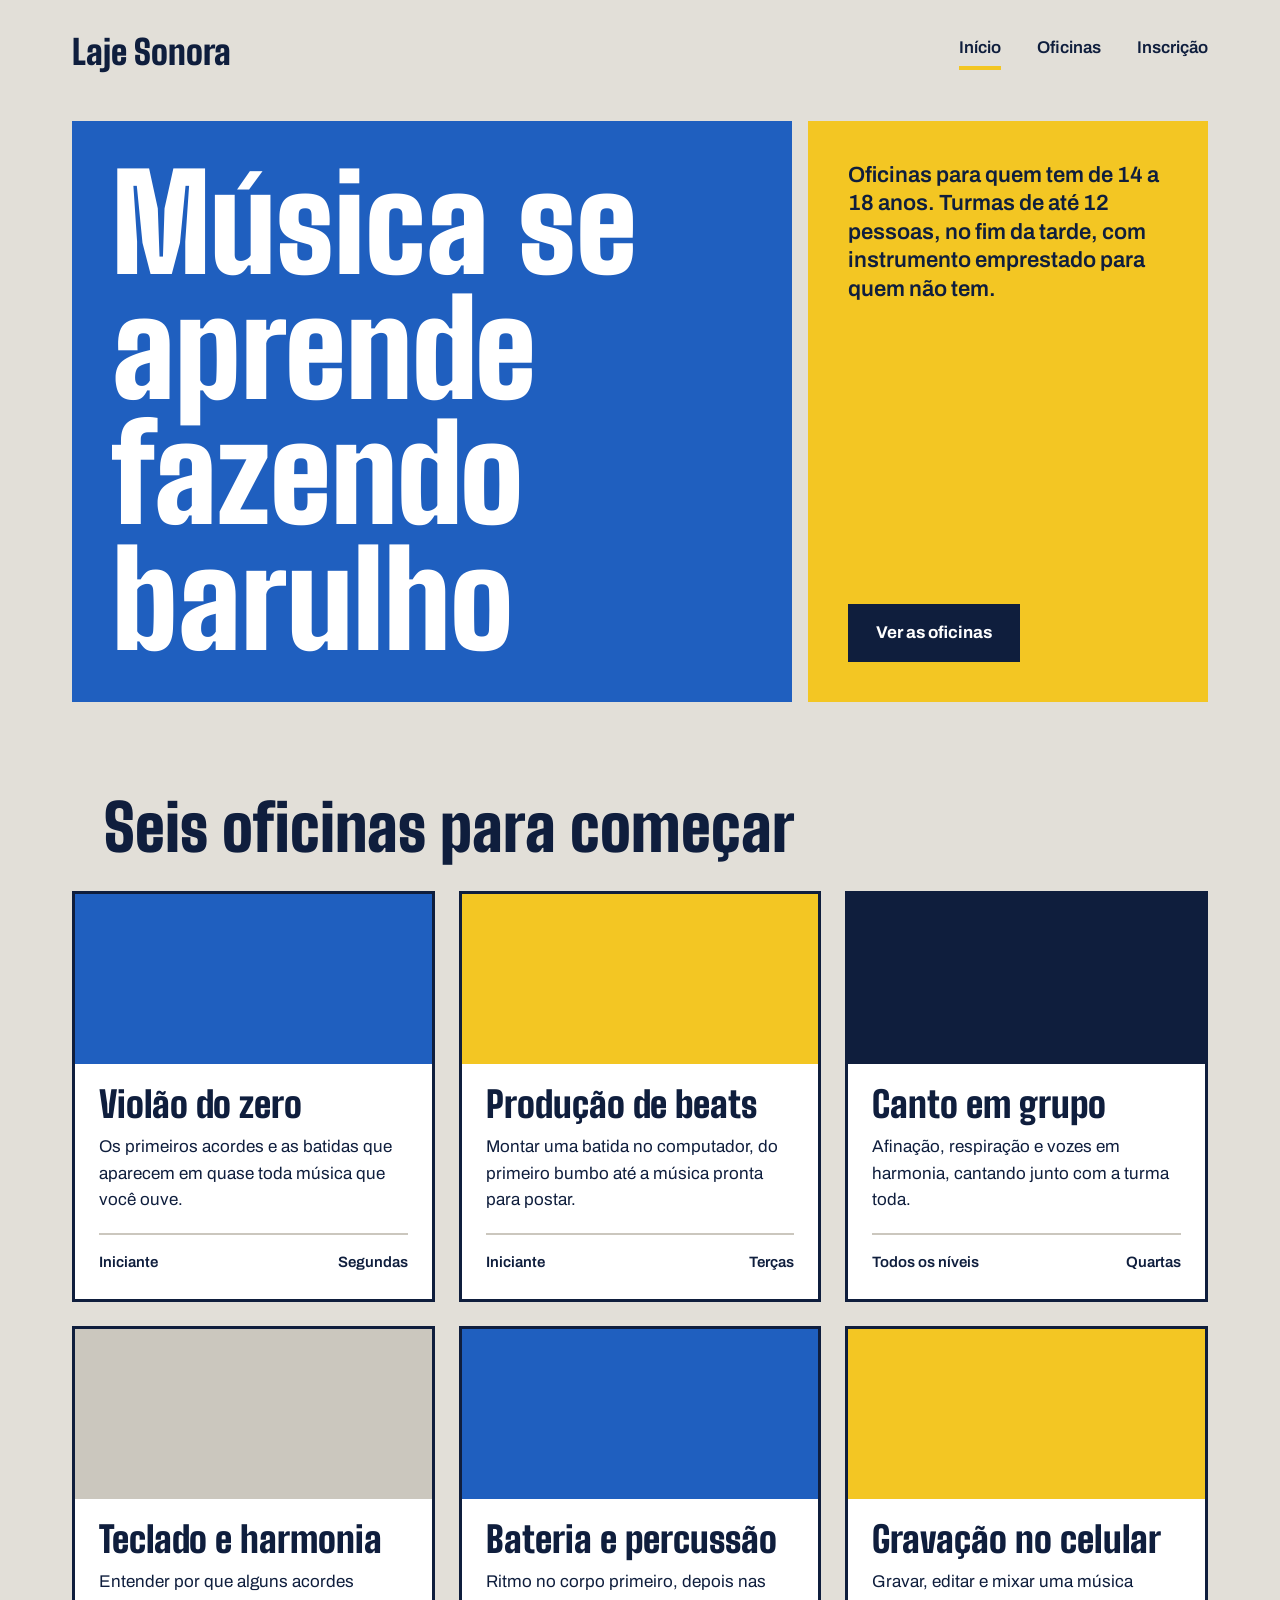
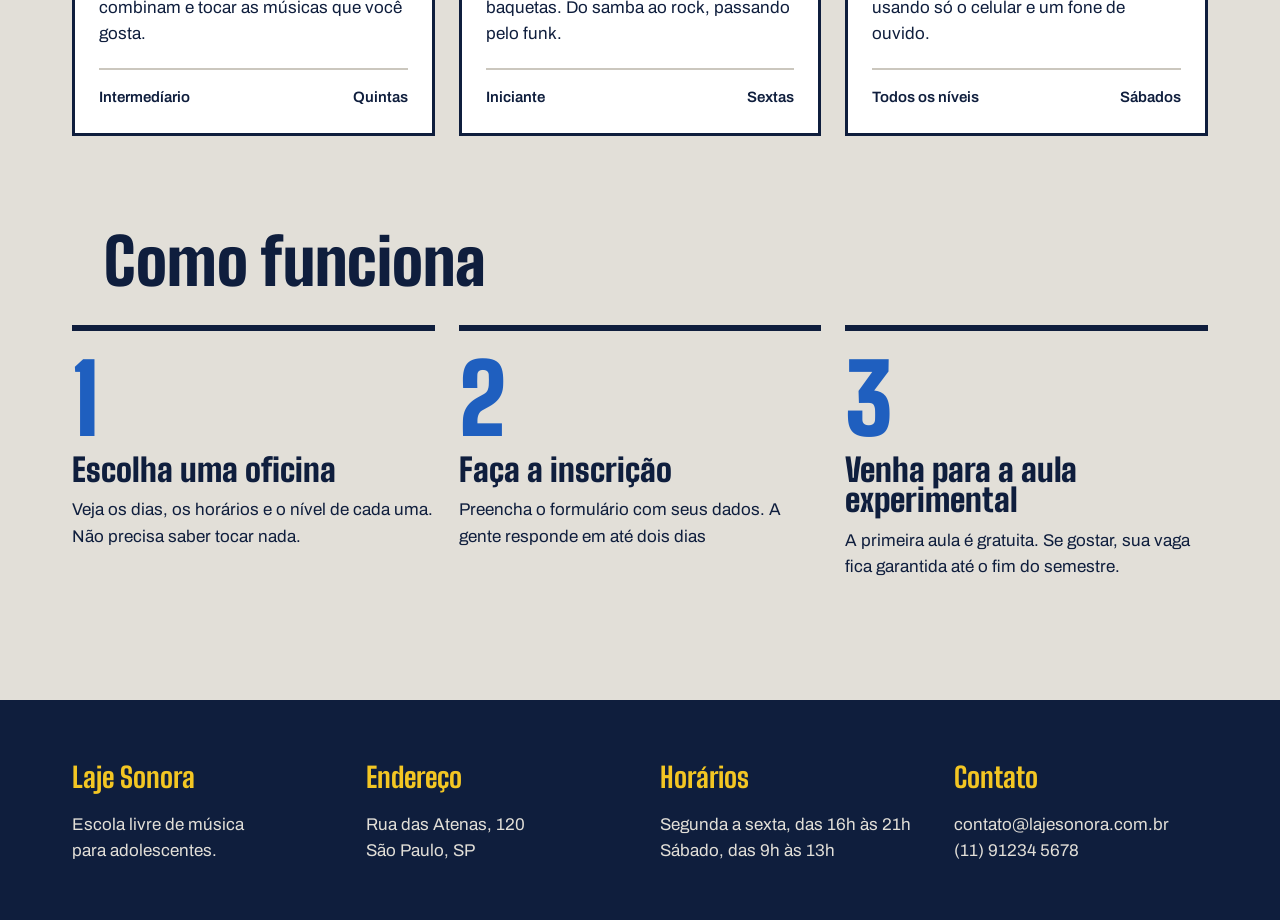
<file: index.html>
<!DOCTYPE html>
<html lang="pt-BR">
<head>
    <meta charset="UTF-8">
    <meta name="viewport" content="width=device-width, initial-scale=1.0">
    <link rel="preconnect" href="https://fonts.googleapis.com">
    <link rel="preconnect" href="https://fonts.gstatic.com" crossorigin>
    <link href="https://fonts.googleapis.com/css2?family=Archivo:ital,wght@0,100..900;1,100..900&family=Big+Shoulders:opsz,wght@10..72,100..900&display=swap" rel="stylesheet">
    <link rel="stylesheet" href="./index.css">
    <title>Laje Sonora | Início</title>
</head>
<body>
    <header class="conteudo topo">
         <a class="logo" href="index.html">Laje Sonora</a>
        
        <nav class="menu">
            <a class="atual" href="index.html">Início</a>
            <a href="oficinas.html">Oficinas</a>
            <a href="inscricao.html">Inscrição</a>
        </nav>
    </header>
    <main>
        <section class="conteudo cartazes">
            <div class="cartaz cartaz-principal">
                <h1>Música se aprende fazendo barulho</h1>
            </div>
            <div class="cartaz cartaz-lateral">
                <p>Oficinas para quem tem de 14 a 18 anos. Turmas de até 12 pessoas, no fim da tarde, com instrumento emprestado para quem não tem.</p>
                <a class="botao" href="oficinas.html">Ver as oficinas</a>
            </div>
        </section>
        <section class="conteudo secao">
            <h2 class="titulo-secao">Seis oficinas para começar</h2>
            <div class="cards">
                <article class="card">
                    <div class="foto foto-azul">

                    </div>
                    <div class="card-texto">
                        <h3>Violão do zero</h3>
                        <p>Os primeiros acordes e as batidas que aparecem em quase toda música que você ouve.</p>
                        <div class="card-info">
                            <span>Iniciante</span>
                            <span>Segundas</span>
                        </div>
                        </div>
                </article>
                <article class="card">
                    <div class="foto foto-amarela">

                    </div>
                    <div class="card-texto">
                        <h3>Produção de beats</h3>
                        <p>Montar uma batida no computador, do primeiro bumbo até a música pronta para postar.</p>
                        <div class="card-info">
                            <span>Iniciante</span>
                            <span>Terças</span>
                        </div>
                    </div>
                </article>
                <article class="card">
                    <div class="foto foto-tinta">

                    </div>
                    <div class="card-texto">
                        <h3>Canto em grupo</h3>
                        <p>Afinação, respiração e vozes em harmonia, cantando junto com a turma toda.</p>
                        <div class="card-info">
                            <span>Todos os níveis</span>
                            <span>Quartas</span>
                        </div>
                    </div>
                </article>
                <article class="card">
                    <div class="foto">

                    </div>
                    <div class="card-texto">
                        <h3>Teclado e harmonia</h3>
                        <p>Entender por que alguns acordes combinam e tocar as músicas que você gosta.</p>
                        <div class="card-info">
                            <span>Intermedíario</span>
                            <span>Quintas</span>
                        </div>
                    </div>
                </article>
                <article class="card">
                    <div class="foto foto-azul">

                    </div>
                    <div class="card-texto">
                        <h3>Bateria e percussão</h3>
                        <p>Ritmo no corpo primeiro, depois nas baquetas. Do samba ao rock, passando pelo funk.</p>
                        <div class="card-info">
                            <span>Iniciante</span>
                            <span>Sextas</span>
                        </div>
                    </div>
                </article>
                <article class="card">
                    <div class="foto foto-amarela">

                    </div>
                    <div class="card-texto">
                        <h3>Gravação no celular</h3>
                        <p>Gravar, editar e mixar uma música usando só o celular e um fone de ouvido.</p>
                        <div class="card-info">
                            <span>Todos os níveis</span>
                            <span>Sábados</span>
                        </div>
                    </div>
                </article>
            </div>
        </section>
        <section class="conteudo secao">
            <h2 class="titulo-secao">Como funciona</h2>
            <div class="passos">
                <div class="passo">
                    <p class="passo-numero">1</p>
                    <h3>Escolha uma oficina</h3>
                    <p>Veja os dias, os horários e o nível de cada uma. Não precisa saber tocar nada.</p>
                </div>
                <div class="passo">       
                    <p class="passo-numero">2</p>
                    <h3>Faça a inscrição</h3>
                    <p>Preencha o formulário com seus dados. A gente responde em até dois dias</p>
                </div>
                <div class="passo">
                    <p class="passo-numero">3</p>
                    <h3>Venha para a aula experimental</h3>
                    <p>A primeira aula é gratuita. Se gostar, sua vaga fica garantida até o fim do semestre.</p>
                </div>
                </div>
        </section>
    </main>
    <footer class="rodape">
        <div class="conteudo rodape-colunas">
            <div class="rodape=coluna">
                <h4>Laje Sonora</h4>
                <p>Escola livre de música <br> para adolescentes.</p>
            </div>
            <div class="rodape=coluna">
                <h4>Endereço</h4>
                <p> Rua das Atenas, 120 
                    <br>
                    São Paulo, SP</p>
            </div>
            <div class="rodape=coluna">
                <h4>Horários</h4>
                <p>Segunda a sexta, das 16h às 21h
                    <br>
                    Sábado, das 9h às 13h</p>
            </div>
            <div class="rodape=coluna">
                <h4>Contato</h4>
                <p>contato@lajesonora.com.br
                    <br>
                (11) 91234 5678</p>
            </div>
        </div>
    </footer>
</body>
</html>
</file>
<file: index.css>
*{
    margin: 0;
    padding: 0;
    box-sizing: border-box;
}

:root{
    --concreto: #E2DFD8;
    --concreto-escuro: #CBC7BE;
    --tinta: #0F1E3D;
    --caixa-dagua: #1F5FBF;
    --fita: #F3C623;
    --branco: #FFFFFF;

    --fonte-cartaz:"Big Shoulders", "Arial Narrow", sans-serif;
    --fonte-texto: "Archivo", Arial, sans-serif;
}

body {
    background: var(--concreto);
    color: var(--tinta);
    font-family: var(--fonte-texto);
    font-size: 17px;
    line-height: 1.55;
}

a{
    color: inherit;
}


h1, h2, h3 {
    font-family: var(--fonte-cartaz);
    font-weight: 900;
    line-height: 0.95;
}

.conteudo {
    max-width: 1200px;
    margin-inline: auto;
    padding-inline: 32px;
}
.topo {
    padding-block: 26px;
    display: flex;
    justify-content: space-between;
    align-items: center;
}

.logo {
    font-family: var(--fonte-cartaz);
    font-size: 34px;
    font-weight: 900;
    text-decoration: none;
}

.menu {
    display: flex;
    gap: 36px;

    a {
        font-weight: 600;
        text-decoration: none;
        padding-bottom: 4px;
        border-bottom: 4px solid transparent;
    }

    a:hover {
        border-bottom-color: var(--tinta);
    }

    a.atual {
        border-bottom-color: var(--fita);
    }
}

.cartazes {
    margin-top: 16px;
    display: flex;
    gap: 16px;
}

.cartaz {
    padding: 40px;
}

.cartaz-principal {
    background: var(--caixa-dagua);
    color: var(--branco);
    flex: 2;
}

.cartaz-principal h1 {
    font-size: 132px;
    max-width: 9ch;
}

.cartaz-lateral {
    background-color: var(--fita);
    flex: 1;
    display: flex;
    flex-direction: column;
    justify-content: space-between;
    gap: 32px;
    align-items: flex-start;
}

.cartaz-lateral p {
    font-size: 22px;
    font-weight: 600;
    line-height: 1.3;
}

.botao {
    background-color: var(--tinta);
    color: var(--branco);
    font-weight: 700;
    text-decoration: none;
    padding: 16px 28px;
    border: none;
    font-family: var(--fonte-texto) 17px;
    cursor: pointer;
}

.botao:hover {
    background-color: var(--caixa-dagua);
}

.secao {
    margin-top: 96px;
}

.titulo-secao {
    font-size: 64px;
    margin: 32px;
}

.cards {
    display: flex;
    flex-wrap: wrap;
    gap: 24px;
}

.card {
    background-color: var(--branco);
    border: var(--tinta) 3px solid;
    flex: 1 1 340px;
}

.card .foto {
    height: 170px;
}

.foto {
    background-color: var(--concreto-escuro);
}

.foto-azul {
    background-color: var(--caixa-dagua);
}

.foto-amarela {
    background-color: var(--fita);
}

.foto-tinta {
    background-color: var(--tinta);
}

.card-texto {
    padding: 24px;
}

.card h3 {
    font-size: 36px;
    margin-bottom: 12px;
}

.card-info {
    margin-top: 20px;
    padding-top: 16px;
    border-top: solid 2px var(--concreto-escuro);
    font-weight: 600;
    font-size: 15px;
    display: flex;
    justify-content: space-between;
}

.passos{
    display: flex;
    gap: 24px;
}

.passo{
    border-top: 6px solid var(--tinta);
    padding-top: 20px;
    flex: 1;
}

.passo-numero{
    font-family: var(--fonte-cartaz);
    font-size: 96px;
    font-weight: 900;
    line-height: 1;
    color: var(--caixa-dagua);
}

.passo h3{
    font-size: 32px;
    margin-block: 8px 12px;
}

.rodape{
    margin-top: 120px;
    background-color: var(--tinta);
    color: var(--concreto);
    padding-block: 56px;
}

.rodape-colunas{
    display: flex;
    gap: 40px;
}

.rodape-colunas > div{
    flex: 1;
}

.rodape h4{
    font-family: var(--fonte-cartaz);
    font-size: 28px;
    color: var(--fita);
    margin-bottom: 12px;
}
</file>
